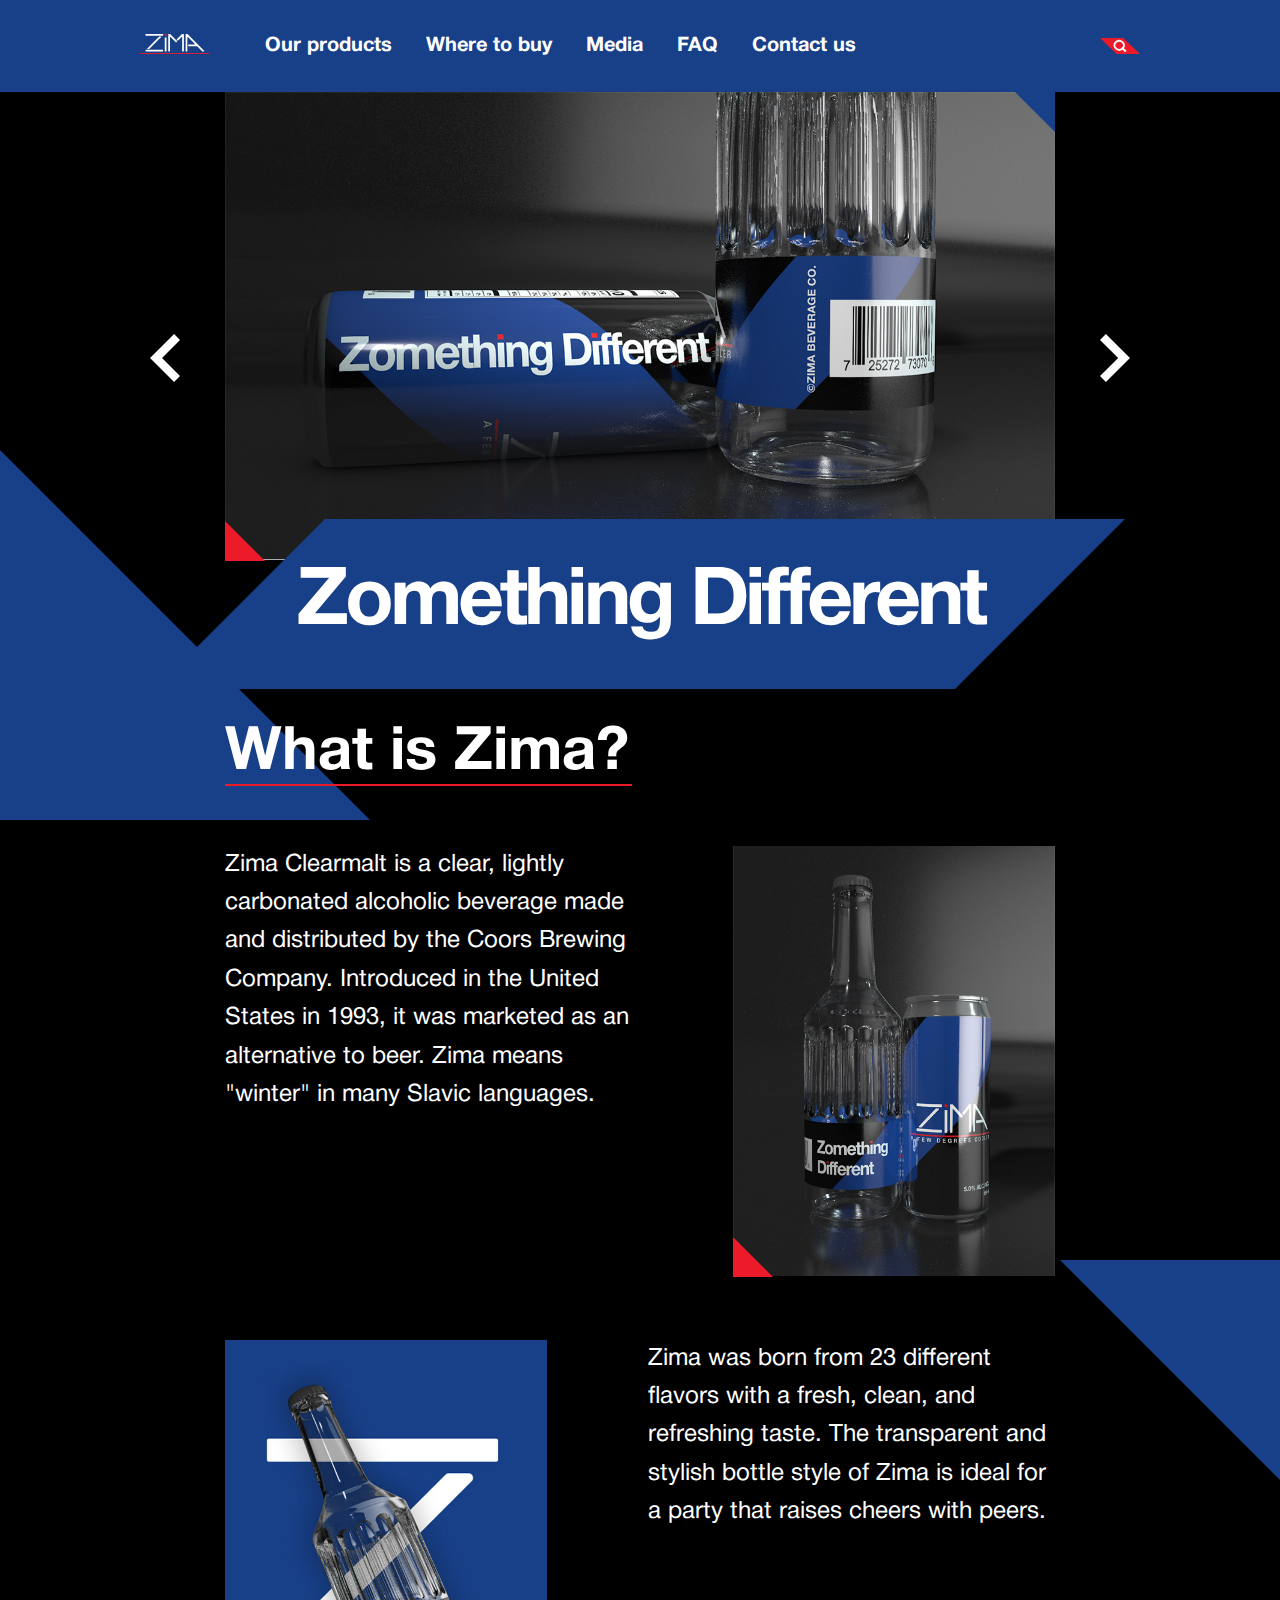
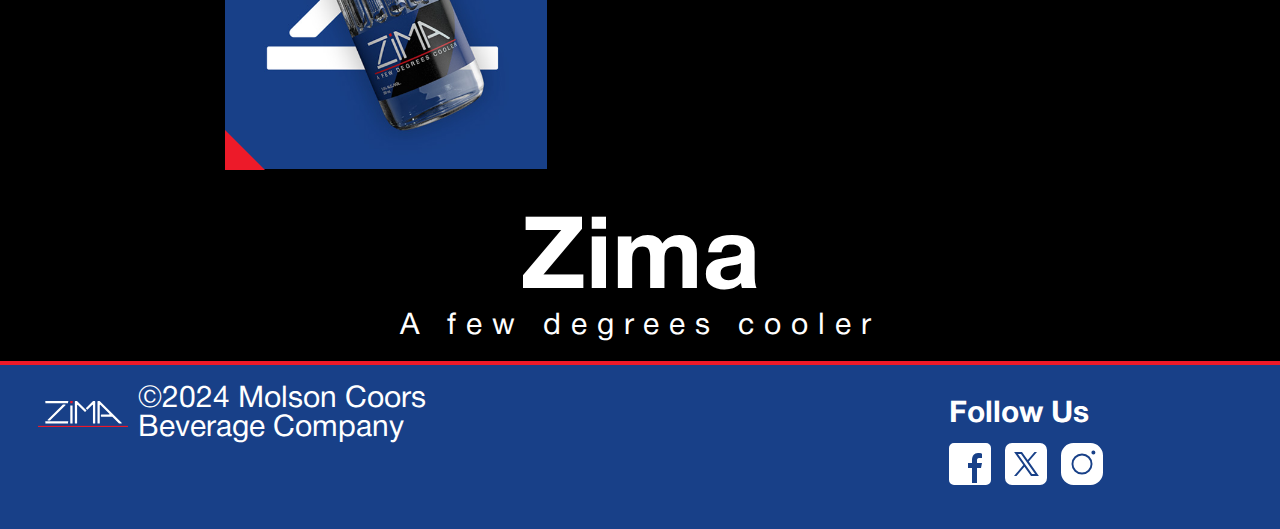
<file: index.html>
<!DOCTYPE html>
<html lang="en">
<head>
    <meta charset="UTF-8">
    <meta name="viewport" content="width=device-width, initial-scale=1.0">
    <link href="css/grid.css" rel="stylesheet">
    <link href="css/main.css" rel="stylesheet">
    <title>Zima</title>
</head>
    <body>
        <h1 class="hidden">FIP</h1>
            <button onclick="topFunction()" id="back_btn" title="Go to top"></button>
            <header class="grid-con" id="main-header">
                
                <h2 class="hidden">Main Nav</h2>
                <button id="burger" class="col-start-1 col-span-1"></button>
                <a href="index.html"  id="header_logo" 
                class="col-start-2 col-span-2 m-col-start-6 m-col-span-2 l-col-start-1 l-col-span-1"><img  src="images/zima_logo.svg" alt="zima_logo" width="90">
                </a>
                <div id="burger-con-l" class="l-col-start-2 l-col-end-11">
                    <ul>
                        <li><a href="products.html">Our products</a></li>
                        <li><a href="#">Where to buy</a></li>
                        <li><a href="#">Media</a></li>
                        <li><a href="#">FAQ</a></li>
                        <li><a href="contact.html">Contact us</a></li>
                    </ul>
                </div>
                <img id="header_search" class="col-start-4 col-span-1 m-col-start-12" src="images/search_s.svg" alt="search" width="40">   
                
            </header>
            <div id="burger-con" class="col-span-full">
                <ul>
                    <li><a href="products.html">Our products</a></li>
                    <li><a href="#">Where to buy</a></li>
                    <li><a href="#">Media</a></li>
                    <li><a href="#">FAQ</a></li>
                    <li><a href="contact.html">Contact us</a></li>
                </ul>
                <div class="bg_burger_1"></div>
                <div class="bg_burger_2"></div>
            </div>
            <section id="main-top" class="grid-con">
                <h2 class="hidden">top</h2>
                
                <div class="image-container col-start-1 col-span-4 m-col-start-2 m-col-end-12 l-col-start-2 l-col-end-12">
                    <img id="main_top_img"
                         srcset="
                         images/main_top_s.jpg 338w,
                         images/main_top_m.jpg 790w,
                         images/main_top_l.jpg 1364w,
                         "
                         src="images/main_top_s.jpg"
                    >
                    <div class="decorate_top_right"></div>
                    <div class="decorate_bottom_left"></div>
                </div>
                <div id="top_text" class="col-span-full m-col-span-full">
                <div class="parallelogram">
                    <h3>Zomething Different</h3>
                </div>
                </div>
                <button id="left_arrows" class="l-col-start-1 l-col-span-1"></button>
                <button id="right_arrows" class="l-col-start-12 l-col-span-1"></button>
            </section>

            <div class="spacing_40"></div>

            <section id="main-mid" class="grid-con">
                <h2 class="hidden">mid</h2>

                <h4 class="col-start-2 col-span-2 m-col-start-2 m-col-span-6 l-col-start-2 l-col-span-6">
                    What is Zima?
                </h4>

                <div id="main_mid_line" class="col-start-2 col-span-2 m-col-start-2 m-col-span-5 l-col-start-2 l-col-span-5"></div>
                <p class="col-span-full m-col-start-2 m-col-span-5">
                    Zima Clearmalt is a clear, lightly carbonated alcoholic beverage made and distributed by the Coors Brewing Company. 
                    Introduced in the United States in 1993, it was marketed as an alternative to beer. 
                    Zima means "winter" in many Slavic languages.
                </p>

                <div id="main_mid_img_1" class="main_mid_img col-span-full m-col-start-8 m-col-span-4">
                    <img 
                    srcset="
                    images/main_mid_1_s.jpg 260w,
                    images/main_mid_1_m.jpg 310w,
                    images/main_mid_1_l.jpg 536w,
                    "
                    src="images/main_mid_1_s.jpg"
                    >
                    <div class="decorate_bottom_left"></div>
                </div>

                <p id="main_mid_p_2" class="col-span-full m-col-start-7 m-col-span-5">
                    Zima was born from 23 different flavors with a fresh, clean, and refreshing taste. 
                    The transparent and stylish bottle style of Zima is ideal for a party that raises cheers with peers.
                </p>

                <div id="main_mid_img_2" class="main_mid_img col-span-full m-col-start-2 m-col-span-4">
                <img class="col-span-full"
                    srcset="
                    images/main_mid_2_s.jpg 260w,
                    images/main_mid_2_m.jpg 310w,
                    images/main_mid_2_l.jpg 536w,
                    "
                    src="images/main_mid_2_s.jpg"
                    >
                    <div class="decorate_bottom_left"></div>
                </div>
                <div class="bg_1"></div>
                <div class="bg_2"></div>
            </section>

            <section id="main-end" class="col-span-full">
                <h2 class="hidden">end</h2>
                <h5>Zima</h5>
                <p>A few degrees cooler</p>
            </section>
            <div class="end_line full-width-grid-con"></div>
        <footer class="col-span-full m-grid-con">
            <h4 class="m-col-start-10 m-col-span-3">Follow Us</h4>
            <div id="social_media_group" class="m-col-start-10 m-col-span-3">
                <img src="images/facebook.svg">
                <img src="images/x.svg">
                <img src="images/ins.svg">
            </div>
            <img id="footer_logo" class="m-col-start-1 m-col-span-1" src="images/zima_logo.svg" width="90px">
            <p class="m-col-start-2 m-col-span-3">©2024 Molson Coors 
                Beverage Company
            </p>
        </footer>


        <script src="js/main.js"></script>   
    </body>
</html>
</file>
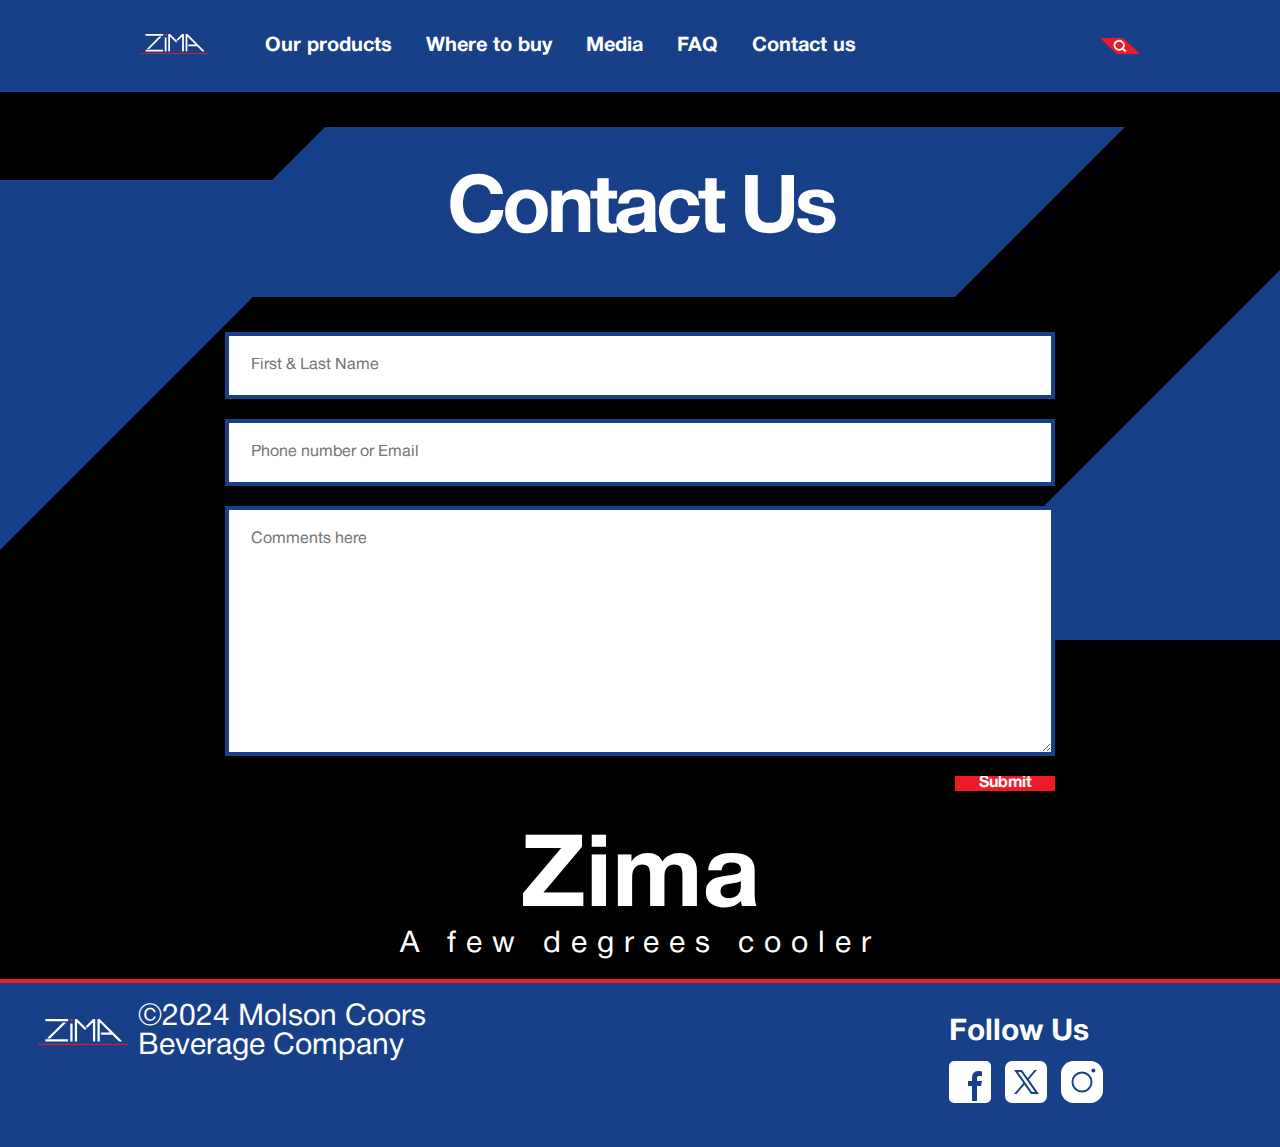
<file: contact.html>
<!DOCTYPE html>
<html lang="en">
<head>
    <meta charset="UTF-8">
    <meta name="viewport" content="width=device-width, initial-scale=1.0">
    <link href="css/grid.css" rel="stylesheet">
    <link href="css/main.css" rel="stylesheet">
    <title>Contact Us</title>
</head>
    <body>
        <h1 class="hidden">FIP</h1>
            <button onclick="topFunction()" id="back_btn" title="Go to top"></button>
            <header class="grid-con" id="main-header">
                
                <h2 class="hidden">Main Nav</h2>
                <button id="burger" class="col-start-1 col-span-1"></button>
                <a href="index.html"  id="header_logo" 
                class="col-start-2 col-span-2 m-col-start-6 m-col-span-2 l-col-start-1 l-col-span-1"><img  src="images/zima_logo.svg" alt="zima_logo" width="90">
                </a>
                <div id="burger-con-l" class="l-col-start-2 l-col-end-11">
                    <ul>
                        <li><a href="products.html">Our products</a></li>
                        <li><a href="#">Where to buy</a></li>
                        <li><a href="#">Media</a></li>
                        <li><a href="#">FAQ</a></li>
                        <li><a href="contact.html">Contact us</a></li>
                    </ul>
                </div>
                <img id="header_search" class="col-start-4 col-span-1 m-col-start-12" src="images/search_s.svg" alt="search" width="40">   
                
            </header>
            <div id="burger-con" class="col-span-full">
                <ul>
                    <li><a href="products.html">Our products</a></li>
                    <li><a href="#">Where to buy</a></li>
                    <li><a href="#">Media</a></li>
                    <li><a href="#">FAQ</a></li>
                    <li><a href="contact.html">Contact us</a></li>
                </ul>
                <div class="bg_burger_1"></div>
                <div class="bg_burger_2"></div>
            </div>

            <section id="contact-top" class="grid-con">
                <h2 class="hidden">top</h2>
                
                <div id="top_text" class="col-span-full">
                <div class="parallelogram">
                    <h3>Contact Us</h3>
                </div>
                </div>
            </section>

            <section id="contact-mid" class="grid-con">
                <h2 class="hidden">mid</h2>
                <div id="contact_form" class="col-span-full m-col-start-2 m-col-end-12">
                    <form action="email.php" method="POST" enctype="text/plain">
                        <input name="fullName" type="text" placeholder="First & Last Name">
                        <input name="contactInfo" type="text" required placeholder="Phone number or Email">
                        <textarea name="msg" placeholder="Comments here"></textarea>
                        <input name="submit" type="submit" value="Submit">
                    </form>
                </div>
                <div class="bg_1"></div>
                <div class="bg_2"></div>
            </section>

            <section id="main-end" class="col-span-full">
                <h2 class="hidden">end</h2>
                <h5>Zima</h5>
                <p>A few degrees cooler</p>
            </section>
            <div class="end_line full-width-grid-con"></div>
        <footer class="col-span-full m-grid-con">
            <h4 class="m-col-start-10 m-col-span-3">Follow Us</h4>
            <div id="social_media_group" class="m-col-start-10 m-col-span-3">
                <img src="images/facebook.svg">
                <img src="images/x.svg">
                <img src="images/ins.svg">
            </div>
            <img id="footer_logo" class="m-col-start-1 m-col-span-1" src="images/zima_logo.svg" width="90px">
            <p class="m-col-start-2 m-col-span-3">©2024 Molson Coors 
                Beverage Company
            </p>
        </footer>


        <script src="js/main.js"></script>   
    </body>
</html>
</file>
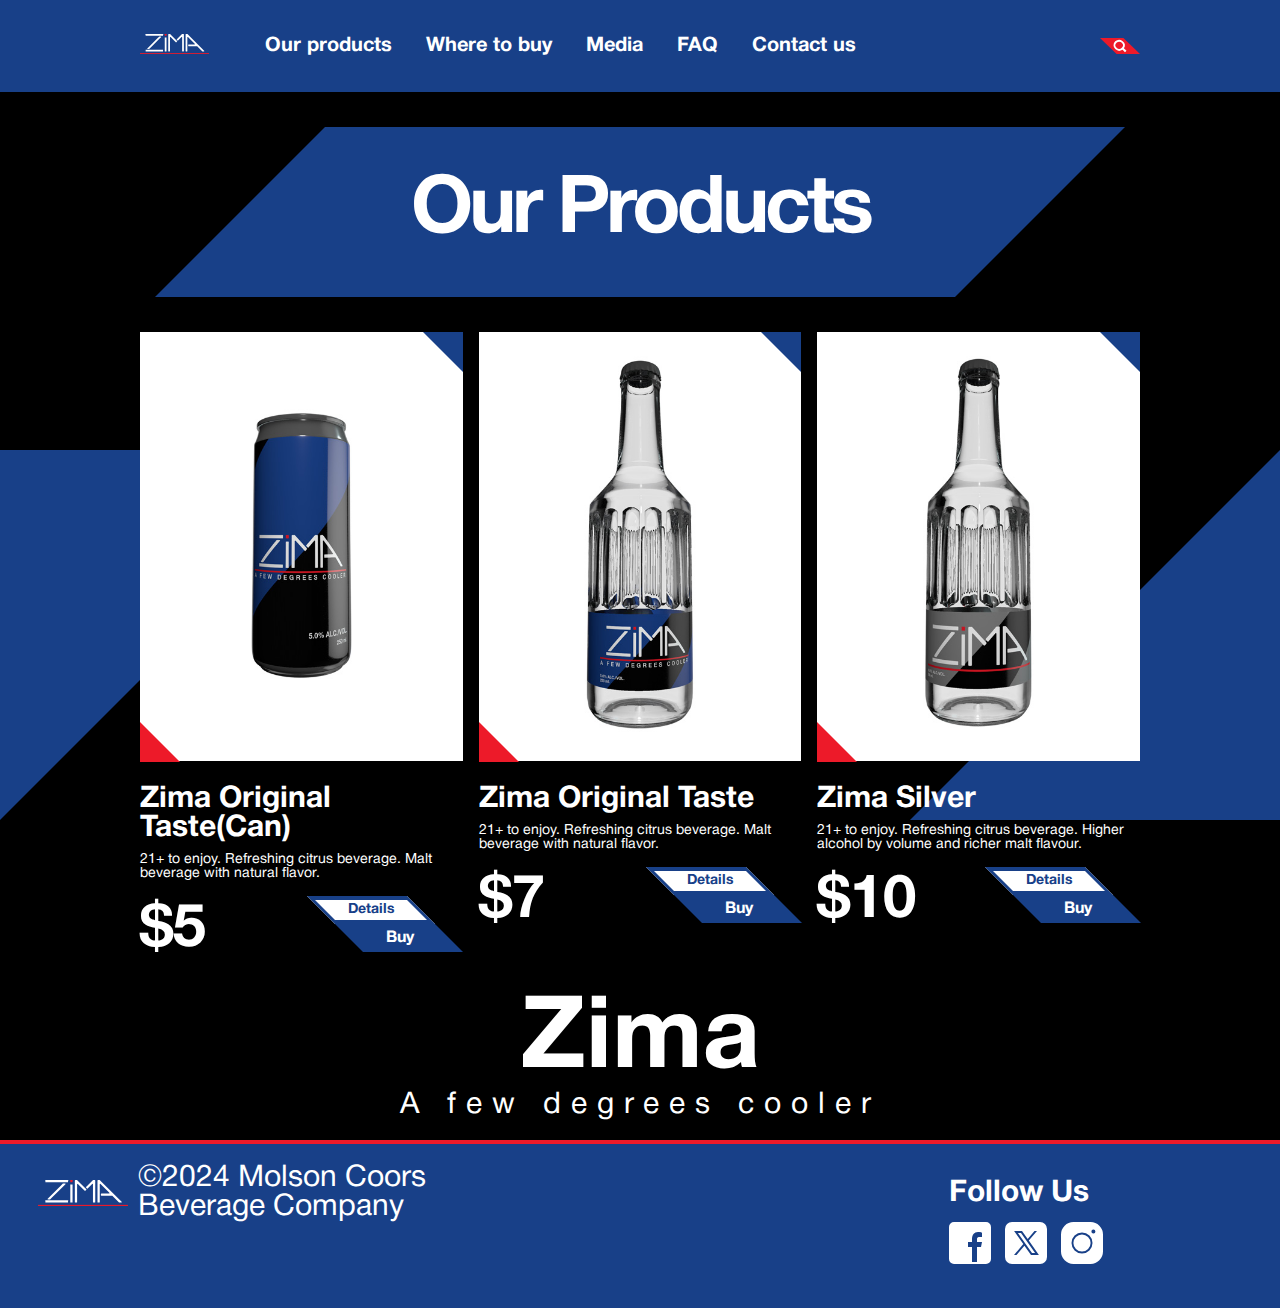
<file: products.html>
<!DOCTYPE html>
<html lang="en">
<head>
    <meta charset="UTF-8">
    <meta name="viewport" content="width=device-width, initial-scale=1.0">
    <link href="css/grid.css" rel="stylesheet">
    <link href="css/main.css" rel="stylesheet">
    <title>Our Products</title>
</head>
    <body>
        <h1 class="hidden">FIP</h1>
            <button onclick="topFunction()" id="back_btn" title="Go to top"></button>
            <header class="grid-con" id="main-header">
                
                <h2 class="hidden">Main Nav</h2>
                <button id="burger" class="col-start-1 col-span-1"></button>
                <a href="index.html"  id="header_logo" 
                class="col-start-2 col-span-2 m-col-start-6 m-col-span-2 l-col-start-1 l-col-span-1"><img  src="images/zima_logo.svg" alt="zima_logo" width="90px">
                </a>
                <div id="burger-con-l" class="l-col-start-2 l-col-end-11">
                    <ul>
                        <li><a href="products.html">Our products</a></li>
                        <li><a href="#">Where to buy</a></li>
                        <li><a href="#">Media</a></li>
                        <li><a href="#">FAQ</a></li>
                        <li><a href="contact.html">Contact us</a></li>
                    </ul>
                </div>
                <img id="header_search" class="col-start-4 col-span-1 m-col-start-12" src="images/search_s.svg" alt="search" width="40">   
                
            </header>
            <div id="burger-con" class="col-span-full">
                <ul>
                    <li><a href="products.html">Our products</a></li>
                    <li><a href="#">Where to buy</a></li>
                    <li><a href="#">Media</a></li>
                    <li><a href="#">FAQ</a></li>
                    <li><a href="contact.html">Contact us</a></li>
                </ul>
                <div class="bg_burger_1"></div>
                <div class="bg_burger_2"></div>
            </div>

            <section id="products-top" class="grid-con">
                <h2 class="hidden">top</h2>
                
                <div id="top_text" class="col-span-full">
                <div class="parallelogram">
                    <h3>Our Products</h3>
                </div>
                </div>
            </section>
            <section id="products-mid" class="grid-con">
                <h2 class="hidden">mid</h2>
                <div id="products_1_img" class="main_mid_img col-span-full m-col-start-1 m-col-span-4">
                    <img 
                    srcset="
                    images/products_mid_1_s.jpg 210w,
                    images/products_mid_1_m.jpg 310w,
                    images/products_mid_1_l.jpg 536w,
                    "
                    src="images/products_mid_1_s.jpg"
                    >
                    <div class="decorate_top_right"></div>
                    <div class="decorate_bottom_left"></div>
                </div>
                <div id="products_1" class="products_group col-start-2 col-span-2 m-col-start-1 m-col-span-4">
                    <h4>Zima Original Taste(Can)</h4>
                    <p class="col-span-full">
                        21+ to enjoy. Refreshing citrus beverage. 
                        Malt beverage with natural flavor.
                    </p>
                    <h3>$5</h3>
                    <div class="products_btn_group">
                        <button class="details_btn">
                            <a href="#lightbox" data-products-index="0">
                            <p>Details</p>
                            </a>
                        </button>
                        <button class="buy_btn">
                            <p>Buy</p>
                        </button>
                    </div>
                </div>

                <div id="products_2_img" class="main_mid_img col-span-full m-col-start-5 m-col-span-4">
                    <img 
                    srcset="
                    images/products_mid_2_s.jpg 210w,
                    images/products_mid_2_m.jpg 310w,
                    images/products_mid_2_l.jpg 536w,
                    "
                    src="images/products_mid_2_s.jpg"
                    >
                    <div class="decorate_top_right"></div>
                    <div class="decorate_bottom_left"></div>
                </div>
                <div id="products_2" class="products_group col-start-2 col-span-2 m-col-start-5 m-col-span-4">
                    <h4>Zima Original Taste</h4>
                    <p class="col-span-full">
                        21+ to enjoy. Refreshing citrus beverage. 
                        Malt beverage with natural flavor.
                    </p>
                    <h3>$7</h3>
                    <div class="products_btn_group">
                        <button class="details_btn">
                            <a href="#lightbox" data-products-index="1">
                            <p>Details</p>
                            </a>
                        </button>
                        <button class="buy_btn">
                            <p>Buy</p>
                        </button>
                    </div>
                </div>

                <div id="products_3_img" class="main_mid_img col-span-full m-col-start-9 m-col-span-4">
                    <img 
                    srcset="
                    images/products_mid_3_s.jpg 210w,
                    images/products_mid_3_m.jpg 310w,
                    images/products_mid_3_l.jpg 536w,
                    "
                    src="images/products_mid_3_s.jpg"
                    >
                    <div class="decorate_top_right"></div>
                    <div class="decorate_bottom_left"></div>
                </div>
                <div id="products_3" class="products_group col-start-2 col-span-2 m-col-start-9 m-col-span-4">
                    <h4>Zima Silver</h4>
                    <p class="col-span-full">
                        21+ to enjoy. Refreshing citrus beverage. 
                        Higher alcohol by volume and richer malt flavour.
                    </p>
                    <h3>$10</h3>
                    <div class="products_btn_group">
                        <button class="details_btn">
                            <a href="#lightbox" data-products-index="2">
                            <p>Details</p>
                            </a>
                        </button>
                        <button class="buy_btn">
                            <p>Buy</p>
                        </button>
                    </div>
                </div>

                <div class="bg_1"></div>
                <div class="bg_2"></div>
            </section>

            <section id="main-end" class="col-span-full">
                <h2 class="hidden">end</h2>
                <h5>Zima</h5>
                <p>A few degrees cooler</p>
            </section>
            <div class="end_line full-width-grid-con"></div>
            <footer class="col-span-full m-grid-con">
                <h4 class="m-col-start-10 m-col-span-3">Follow Us</h4>
                <div id="social_media_group" class="m-col-start-10 m-col-span-3">
                    <img src="images/facebook.svg">
                    <img src="images/x.svg">
                    <img src="images/ins.svg">
                </div>
                <img id="footer_logo" class="m-col-start-1 m-col-span-1" src="images/zima_logo.svg" width="90">
                <p class="m-col-start-2 m-col-span-3">©2024 Molson Coors 
                    Beverage Company
                </p>
            </footer>

        <!-- lightbox -->
        <section class="lightbox grid-con" id="lightbox">
            
                <div class="lb_l col-start-1 col-span-1 m-col-start-6 m-col-span-2">Product</div>
                <div id="lb_products" class="lb_r col-start-3 col-span-2 m-col-start-9 m-col-span-3">    
                </div>
                <div class="lb_l col-start-1 col-span-1 m-col-start-6 m-col-span-2">Price</div>
                <div id="lb_price" class="lb_r col-start-3 col-span-2 m-col-start-9 m-col-span-3">    
                </div>
                <div class="lb_l col-start-1 col-span-1 m-col-start-6 m-col-span-2">Size</div>
                <div id="lb_size" class="lb_r col-start-3 col-span-2 m-col-start-9 m-col-span-3">    
                </div>
                <div class="lb_l col-start-1 col-span-1 m-col-start-6 m-col-span-2">ALC./VOL.</div>
                <div id="lb_alc" class="lb_r col-start-3 col-span-2 m-col-start-9 m-col-span-3">    
                </div>
                <div class="lb_l col-start-1 col-span-1 m-col-start-6 m-col-span-2">About</div>
                <div id="lb_about" class="lb_r col-start-3 col-span-2 m-col-start-9 m-col-span-3">    
                </div>
                <div id="lb__btn_group" class="products_btn_group col-start-3 col-span-2 m-col-start-9 m-col-span-3">
                    <button class="details_btn">
                        <a href="" data-products-index="2">
                        <p>Back</p>
                        </a>
                    </button>
                    <button class="buy_btn">
                        <p>Buy</p>
                    </button>
                </div>
        </section>

        <script src="js/main.js"></script>   
    </body>
</html>
</file>
<file: css/main.css>
@font-face {
   font-family: 'Helvetica Neue';
   src: url(../fonts/HelveticaNeueRoman.woff);
}

@font-face {
   font-family: 'Helvetica Neue Bold';
   src: url(../fonts/HelveticaNeueBold.woff);
}

.spacing_10{
   height: 10px;
}

.spacing_20{
   height: 20px;
}

.spacing_40{
   height: 40px;
}

#burger-con-l{
   display: none;
}

a{
   text-decoration: none;
   color: black;
}

body{
   font-family: 'Helvetica Neue', Helvetica, sans-serif;
   background-color: black;
   color: white;
}

button{
   border: 0;
}

#burger{
   width: 30px;
   height: 30px;
   background: url(../images/burger.svg) no-repeat center;
   align-self: center;
   transition: all .5s ease;

}

#header_logo{
   align-self: center;
   margin: auto;
   z-index: 10;
}

#header_search{
   align-self: center;
   justify-self: end;
}


header{
   background-color: #184088;
   padding: 20px;
}

#main-header button.expanded {
   transform: rotate(90deg);
}
#burger-con{
   display: none;
   position: relative;
   background-color: black;
   margin-top: 20px;
   margin-bottom: 20px;
   z-index: 2;
}

#burger-con.slide-toggle {
   display: block;
}

#burger-con ul {
   list-style: none;
   padding: 0;
   margin: 0;
}

#burger-con ul li a {
   display: block;
   padding: 10px 0 10px 0;
   text-align: center;
   font-size: 20px;
   font-family: 'Helvetica Neue Bold', Helvetica, sans-serif;
   font-weight: bold;
   color: white;
   text-decoration: none;
   transition: color 0.3s;
   z-index: 1;
}

#burger-con ul li a:hover {
   color: #ED1A29;
}

.bg_burger_1{
   background: url(../images/decorate_top_right.svg)no-repeat center;
   transform: rotate(-90deg);
   position: absolute;
   top: 20%;
   left: 0%;
   width: 170px;
   height: 170px;
   z-index: -1;
}

.bg_burger_2{
   background: url(../images/decorate_top_right.svg)no-repeat center;
   transform: rotate(90deg);
   position: absolute;
   top: 20%;
   right: 0%;
   width: 170px;
   height: 170px;
   z-index: -1;
}

h3{
   font-family: 'Helvetica Neue Bold', Helvetica, sans-serif;
   font-weight: bold;
   font-size: 30px;
   letter-spacing: -1px;
   margin: auto;
}

#left_arrows{
   background: url(../images/left_arrows.svg) no-repeat center;
   width: 10px;
   height: 20px;
   position: absolute;
   left: 10px;
   top: 50%;
}

#right_arrows{
   background: url(../images/right_arrows.svg) no-repeat center;
   width: 10px;
   height: 20px;
   position: absolute;
   right: 10px;
   top: 50%;
}

#left_arrows:hover, #right_arrows:hover{
   opacity: 0.6; 
}

.parallelogram {
   display: flex;
   width: 270px;
   height: 40px;
   background-color: #184088;
   color: white;
   text-align: center;
   margin: auto;
   transform: skewX(-45deg);
   
}

.parallelogram > h3 {
   transform: skewX(45deg);
   
}

#main-top {
   position: relative;
   width: 100%; 
   height: auto; 
}

#top_text {
   position: absolute;
   top: 100%;
   left: 50%;
   transform: translate(-50%, -50%);
   z-index: 1; 
}

.image-container {
   position: relative;
}

#main_top_img {
   width: 100%;
   height: auto;
}

.decorate_top_right {
   position: absolute;
   top: 0;
   right: 0;
   z-index: 1;
   background-image: url(../images/decorate_top_right.svg);
   width: 20px;
   height: 20px;
}

.decorate_bottom_left {
   position: absolute;
   bottom: 3px;
   left: 0;
   z-index: 2;
   background-image: url(../images/decorate_bottom_left.svg);
   width: 20px;
   height: 20px;
}

.spacing_40{
   height: 40px;
}

h4{
   font-family: 'Helvetica Neue Bold', Helvetica, sans-serif;
   font-weight: bold;
   font-size: 20px;
   margin: auto;
}

#main_mid_line{
   background-color: #ED1A29;
   height: 2px;
}

#main-mid p{
   font-size: 16px;
   margin-top: 20px;
   line-height: 1.6;
}
.main_mid_img{
   position: relative;
   margin-top: 20px;
   margin-left: auto;
   margin-right: auto;
}

.bg_1{
   background: url(../images/decorate_top_right.svg)no-repeat center;
   transform: rotate(-180deg);
   position: absolute;
   top: 50%;
   left: 0%;
   width: 370px;
   height: 370px;
   z-index: -1;
}

.bg_2{
   background: url(../images/decorate_top_right.svg)no-repeat center;
   position: absolute;
   top: 140%;
   right: 0%;
   width: 220px;
   height: 220px;
   z-index: -1;
}

h5{
   font-family: 'Helvetica Neue Bold', Helvetica, sans-serif;
   font-weight: bold;
   font-size: 40px;
   text-align: center;
   margin: auto;
}

#main-end{
   margin-top: 40px;
}

#main-end p{
   font-size: 10px;
   letter-spacing: 6px;
   text-align: center;
}

.end_line{
   margin-top: 20px;
   background-color: #ED1A29;
   height: 2px;
}

footer {
   display: flex;
   flex-direction: column;
   align-items: center;
   justify-content: center;
   text-align: center;
   background-color: #184088;
   padding-top: 20px;
}

#social_media_group img{
   width: 42px;
   height: 42px;
   margin-left: 20px;
   margin-right: 20px;
   margin-top: 10px;
}

#social_media_group img:hover{
   opacity: 0.8;
}

#footer_logo{
   margin-top: 20px;
}

footer p{
   font-size: 12px;
   margin-top: 20px;
   margin-bottom: 20px;
}

#back_btn{
   display: none;
   cursor: pointer;
   background: url(../images/back_to_top.svg)no-repeat center;
   position: fixed;
   top: 80%;
   right: 5%;
   width: 40px;
   height: 40px;
   z-index: 99;
}

#back_btn:hover{
   opacity: 0.8;
}

/*---- Our Products ----*/

#products-top {
   position: relative;
   width: 100%; 
   height: auto; 
   margin-top: 40px;
   margin-bottom: 40px;
}

.products_group h4{
   margin-top: 20px;
}

.products_group p{
   margin-top: 10px;
   font-size: 14px;
}

.products_group h3{
   margin-top: 10px;
}

.products_btn_group{
   position: relative;
   height: 56px;
   margin-top: 10px;
}

.details_btn {
   display: flex;
   position: absolute;
   width: 100px;
   height: 28px;
   left: 20px;
   background-color: white;
   border: 4px solid #184088;
   color: #184088;
   text-align: center;
   align-items: center;
   justify-content: center;
   margin: auto;
   padding: 0;
   transform: skewX(45deg);
      
}

.buy_btn {
   display: flex;
   position: absolute;
   width: 100px;
   height: 28px;
   top: 28px;
   left: 48px;
   background-color: #184088;
   color: white;
   text-align: center;
   align-items: center;
   justify-content: center;
   margin: auto;
   padding: 0;
   transform: skewX(45deg);
      
}

.details_btn p, .buy_btn p {
   transform: skewX(-45deg);
   text-align: center;
   font-family: 'Helvetica Neue Bold', Helvetica, sans-serif;
   font-weight: bold;
   font-size: 14px;
   color: #184088;
   margin: 0px 10px;
}

.buy_btn p {
   font-size: 16px;
   color: white;
   margin: 0px 20px;
}

.details_btn:hover {
   border: 4px solid #ED1A29;
   color: #ED1A29;
}

.details_btn p:hover {
   color: #ED1A29;
}

.buy_btn:hover {
   background-color: #ED1A29;
}



#products-mid .bg_1{
   transform: rotate(90deg);
   left: unset;
   right: 0%;
   top: 50%;
}

#products-mid .bg_2{
   transform: rotate(-90deg);
   width: 370px;
   height: 370px;
   left: 0%;
   right: unset;
   top: 160%;
}

/*---- Contect Us ----*/

#contact-top {
   position: relative;
   width: 100%; 
   height: auto; 
   margin-top: 40px;
   margin-bottom: 40px;
}

#contact_form form {
   display: flex;
   flex-direction: column;
}

#contact_form input, textarea {
   padding: 22px;
   border: 4px solid #184088;
   background-color: white;
   margin-bottom: 20px;
   font: inherit;
   width: 100%;
}

#contact_form textarea {
   height: 250px;
}

#contact_form input[type="submit"] {
   background: #ED1A29;
   color: #fff;
   font-family: 'Helvetica Neue Bold', Helvetica, sans-serif;
   font-weight: bold;
   font-size: 16px;
   text-align: center;
   margin: 0px;
   padding: 0px;
   /*transform: skewX(45deg);*/
   border: none;
   transition: all 200ms ease-in;
   width: 100px;
   align-self: flex-end;
}

#contact_form input[type="submit"]:hover {
   background-color: gray;
   border-radius: 0;
}

#contact-mid .bg_1{
   transform: rotate(-90deg);
   left: 0%;
   right: unset;
   top: 20%;
}

#contact-mid .bg_2{
   transform: rotate(90deg);
   width: 370px;
   height: 370px;
   left: unset;
   right: 0%;
   top: 30%;
}

/*---- lightbox ----*/

.lightbox { 
   width: 100vw; /* vw = viewport width => screen width */
   height: 60vh; /* vh = viewport height => screen height */
   position: absolute;
   top: 40%;
   left: 0;
   background-color: white;
   z-index: 5000;
   display: none;
}

.lightbox div {
   padding-top: 0px;
}

.lb_p, .lb_text, .lb_l{
   font-family: 'Helvetica Neue', Helvetica, sans-serif;
   font-size: 16px;
   text-align: left;
   letter-spacing: 0px;
   color: black;
   margin: 0px;
   padding: 0px;
   margin-top: 20px;
}

.lb_p {
   font-size: 12px;
   line-height: 1.6;
   margin-left: 0;
}

.lightbox:target { 
   display: grid; 
}

.lb_l{
   font-family: 'Helvetica Neue Bold', Helvetica, sans-serif;
   font-size: 16px;
   text-align: left;
   display: inline;
   
}

#lb__btn_group{
   justify-self: left;
}

/*---- tablet ----*/

@media screen and (min-width: 768px) {

   .decorate_top_right, .decorate_bottom_left{
      width: 40px;
      height: 40px;
      z-index: 0;
   }

   .parallelogram {
      width: 600px;
      height: 100px;
      z-index: 100;
   }

   h3{
      font-size: 70px;
      letter-spacing: -4px;
   }

   h4{
      font-size: 50px;
   }

   h5{
      font-size: 70px;
   }

   #main-mid{
      margin-top: 60px;
   }

   #main-mid h4{
      text-align: left;
      margin: unset;
   }

   #main-mid p{
      font-size: 24px;
      margin-top: 60px;
      
   }

   #main_mid_p_2{
      order: 2;
      margin-top: 60px;
   }
   
   #main_mid_img_2{
      order: 1;
      margin: 0px;
      margin-top: 60px;
      left: 0%;
   }

   #main_mid_img_1{
      margin: 0px;
      margin-top: 60px;
      right: 0%;
   }

   #main-end p{
      font-size: 20px;
   }

   .end_line{
      height: 4px;
   }

   #footer_logo{
      order: 1;
      margin: auto;
   }

   footer p{
      order: 2;
      font-size: 20px;
      text-align: left;
      margin: 0px;
      margin: auto;
   }

   footer h4{
      order: 3;
      font-size: 30px;
      text-align: left;
      margin: 0px;
      
   }

   #social_media_group{
      order: 4;
      text-align: left;
      margin-bottom: 40px;
   }

   #social_media_group img{
      margin: 0;
      margin-right: 10px;
   }

   /*--Our Products--*/

   .parallelogram{
      margin-top: 80px;
   }

   #products-mid{
      margin-top: 100px;
   }

   #products_1_img{
      order: 1;
   }

   #products_2_img{
      order: 2;
   }

   #products_3_img{
      order: 3;
   }

   #products_1{
      order: 4;
   }

   #products_2{
      order: 5;
   }

   #products_3{
      order: 6;
   }

   .products_group h4{
      font-size: 20px;
   }

   .products_group h3 {
      margin-top: 10px;
      font-size: 30px;
      letter-spacing: 0px;
   }

   .products_btn_group {
      position: relative;
      height: 56px;
      margin-top: -10%;
      margin-left: 50%;
      
   }

   #lb__btn_group {
      justify-self: left;
      margin: 0px;
      margin-top: 10px;
   }

   #products-mid .bg_2 {
      top: 50%;
   }

   /*-- Contact Us ----*/
   
   #contact-mid{
      margin-top: 120px;
   }
   
}

/*---- desktop ----*/

@media screen and (min-width: 1200px) { 

   #burger{
      display: none;
   }

   #burger-con-l {
      display: block;
   }

   #burger-con-l ul li, #burger-con ul li:first-child {
      border: none;
      display: inline;
      margin-right: 25px;
   }

   #burger-con-l ul li a {
      display: inline;
      font-family: 'Helvetica Neue Bold', Helvetica, sans-serif;
      font-size: 20px;
      color: white;
      margin-right: 20px;
   }

   #burger-con-l ul li a:hover{
      color: #ED1A29;
   }

   #burger-con-l ul li {
      margin-right: 10px;
   }

   #burger-con-l ul li:last-child {
      margin-right: 0px;
   }

   #left_arrows, #right_arrows {
      width: 30px;
      height: 60px;
      position: absolute;
      margin: auto;
   }
   
   h3{
      font-size: 80px;
   }

   .parallelogram {
      width: 800px;
      height: 170px;
      z-index: 100;
   }

   #main-mid h4 {
      font-size: 60px;
   }

   #main-mid {
      margin-top: 120px;
   }

   h5{
      font-size: 100px;
   }

   #main-end p {
      font-size: 30px;
      letter-spacing: 10px;
   }

   footer p,footer h4 {
      font-size: 30px;
   }

   /*--Our Products--*/

   #products-top {
      margin-top: 80px;
   }

   #products-mid {
      margin-top: 140px;
   }

   .products_group h4{
      font-size: 30px;
   }

   .products_group h3 {
      margin-top: 20px;
      font-size: 60px;
      letter-spacing: 0px;
   }

   .products_btn_group {
      position: relative;
      height: 56px;
      margin-top: -20%;
      margin-left: 50%;
      
   }

   #lb__btn_group {
      justify-self: left;
      margin: 0px;
      margin-top: 10px;
   }

   /*-- Contact Us ----*/

   #contact-top{
      margin-top: 80px;
   }

   #contact-mid{
      margin-top: 160px;
   }
}
</file>
<file: css/grid.css>
/* Tailwind and Bootstrap use px for media queries, with foundation using em
for this library we will stick with pixels */

/* ---General rules - scales images, videos to size of container--- */
img, embed, object, video, picture {
  max-width: 100%; 
}

/* ---Change the way the box model works, tells the browser to account for any border and padding in the values you specify for an element's width and height.--- */

html {
  box-sizing: border-box; 
}

*, *::before, *::after {
  box-sizing: inherit; 
}

/* ---Mini CSS reset--- */

body, p, h1, h2, h3, h4, h5 {
   margin: 0px; 
   padding: 0px;
}

/* ---Utility Classes--- */

.hidden {
   display: none;
}

.box {
   background-color: powderblue;
   color: rgb(27, 27, 27);
   border-radius: 5px;
   padding: 20px;
   text-align: center;
   margin-top: 10px;
   margin-bottom:10px;
 }



/* ---Mobile Library Grid Styles--- */

.full-width-grid-con {
   /* set this container as a grid, with 3 columns
   the other grid will sit in the middle column, this allows for overlapping content */
   display: grid; 
	grid-template-columns: 1fr minmax(0, 1200px) 1fr;  
}

 .grid-con { 
   display: grid;
   grid-template-columns: repeat(4, minmax(0, 1fr));
   column-gap: 10px;
   max-width: 1200px;
   margin: 0 auto;
   padding-left: 37px;
   padding-right: 37px;
}


.col-span-1	{grid-column: span 1 / span 1;}
.col-span-2	{grid-column: span 2 / span 2;}
.col-span-3	{grid-column: span 3 / span 3;}
.col-span-4	{grid-column: span 4 / span 4;}
.col-span-full {grid-column: 1 / -1;}

.col-start-1	{grid-column-start: 1;}
.col-start-2	{grid-column-start: 2;}
.col-start-3	{grid-column-start: 3;}
.col-start-4	{grid-column-start: 4;}

.col-end-1	{grid-column-end: 1;}
.col-end-2	{grid-column-end: 2;}
.col-end-3	{grid-column-end: 3;}
.col-end-4	{grid-column-end: 4;}
.col-end-5	{grid-column-end: 5;}




/* ---Tablet Library Grid Styles--- */

@media screen and (min-width: 768px) { 

   .grid-con { 
      display: grid; 
      grid-template-columns: repeat(12, minmax(0, 1fr));
      grid-column-gap: 10px;
      padding-left: 37px;
      padding-right: 37px;
   }

   .m-grid-con { 
      display: grid; 
      grid-template-columns: repeat(12, minmax(0, 1fr));
      grid-column-gap: 10px;
      padding-left: 37px;
      padding-right: 37px;
   }


.m-col-span-1	{grid-column: span 1 / span 1;}
.m-col-span-2	{grid-column: span 2 / span 2;}
.m-col-span-3	{grid-column: span 3 / span 3;}
.m-col-span-4	{grid-column: span 4 / span 4;}
.m-col-span-5	{grid-column: span 5 / span 5;}
.m-col-span-6	{grid-column: span 6 / span 6;}
.m-col-span-7	{grid-column: span 7 / span 7;}
.m-col-span-8	{grid-column: span 8 / span 8;}
.m-col-span-9	{grid-column: span 9 / span 9;}
.m-col-span-10 {grid-column: span 10 / span 10;}
.m-col-span-11 {grid-column: span 11 / span 11;}
.m-col-span-12 {grid-column: span 12 / span 12;}
.m-col-span-full {grid-column: 1 / -1;}

.m-col-start-1	{grid-column-start: 1;}
.m-col-start-2	{grid-column-start: 2;}
.m-col-start-3	{grid-column-start: 3;}
.m-col-start-4	{grid-column-start: 4;}
.m-col-start-5	{grid-column-start: 5;}
.m-col-start-6	{grid-column-start: 6;}
.m-col-start-7	{grid-column-start: 7;}
.m-col-start-8	{grid-column-start: 8;}
.m-col-start-9	{grid-column-start: 9;}
.m-col-start-10	{grid-column-start: 10;}
.m-col-start-11	{grid-column-start: 11;}
.m-col-start-12	{grid-column-start: 12;}
.m-col-start-13	{grid-column-start: 13;}

.m-col-end-1	{grid-column-end: 1;}
.m-col-end-2	{grid-column-end: 2;}
.m-col-end-3	{grid-column-end: 3;}
.m-col-end-4	{grid-column-end: 4;}
.m-col-end-5	{grid-column-end: 5;}
.m-col-end-6	{grid-column-end: 6;}
.m-col-end-7	{grid-column-end: 7;}
.m-col-end-8	{grid-column-end: 8;}
.m-col-end-9	{grid-column-end: 9;}
.m-col-end-10	{grid-column-end: 10;}
.m-col-end-11	{grid-column-end: 11;}
.m-col-end-12	{grid-column-end: 12;}
.m-col-end-13	{grid-column-end: 13;}

}

/* ---Desktop Library Grid Styles--- */

@media screen and (min-width: 1200px) { 

   .grid-con { 
      display: grid; 
      grid-template-columns: repeat(12, minmax(0, 1fr));
      max-width: 2000px;
      grid-column-gap: 16px;
      padding-left: 140px;
      padding-right: 140px;
   }

   .l-col-span-1	{grid-column: span 1 / span 1;}
   .l-col-span-2	{grid-column: span 2 / span 2;}
   .l-col-span-3	{grid-column: span 3 / span 3;}
   .l-col-span-4	{grid-column: span 4 / span 4;}
   .l-col-span-5	{grid-column: span 5 / span 5;}
   .l-col-span-6	{grid-column: span 6 / span 6;}
   .l-col-span-7	{grid-column: span 7 / span 7;}
   .l-col-span-8	{grid-column: span 8 / span 8;}
   .l-col-span-9	{grid-column: span 9 / span 9;}
   .l-col-span-10 {grid-column: span 10 / span 10;}
   .l-col-span-11 {grid-column: span 11 / span 11;}
   .l-col-span-12 {grid-column: span 12 / span 12;}
   .l-col-span-full {grid-column: 1 / -1;}

   .l-col-start-1	{grid-column-start: 1;}
   .l-col-start-2	{grid-column-start: 2;}
   .l-col-start-3	{grid-column-start: 3;}
   .l-col-start-4	{grid-column-start: 4;}
   .l-col-start-5	{grid-column-start: 5;}
   .l-col-start-6	{grid-column-start: 6;}
   .l-col-start-7	{grid-column-start: 7;}
   .l-col-start-8	{grid-column-start: 8;}
   .l-col-start-9	{grid-column-start: 9;}
   .l-col-start-10	{grid-column-start: 10;}
   .l-col-start-11	{grid-column-start: 11;}
   .l-col-start-12	{grid-column-start: 12;}
   .l-col-start-13	{grid-column-start: 13;}

   .l-col-end-1	{grid-column-end: 1;}
   .l-col-end-2	{grid-column-end: 2;}
   .l-col-end-3	{grid-column-end: 3;}
   .l-col-end-4	{grid-column-end: 4;}
   .l-col-end-5	{grid-column-end: 5;}
   .l-col-end-6	{grid-column-end: 6;}
   .l-col-end-7	{grid-column-end: 7;}
   .l-col-end-8	{grid-column-end: 8;}
   .l-col-end-9	{grid-column-end: 9;}
   .l-col-end-10	{grid-column-end: 10;}
   .l-col-end-11	{grid-column-end: 11;}
   .l-col-end-12	{grid-column-end: 12;}
   .l-col-end-13	{grid-column-end: 13;}

}
</file>
